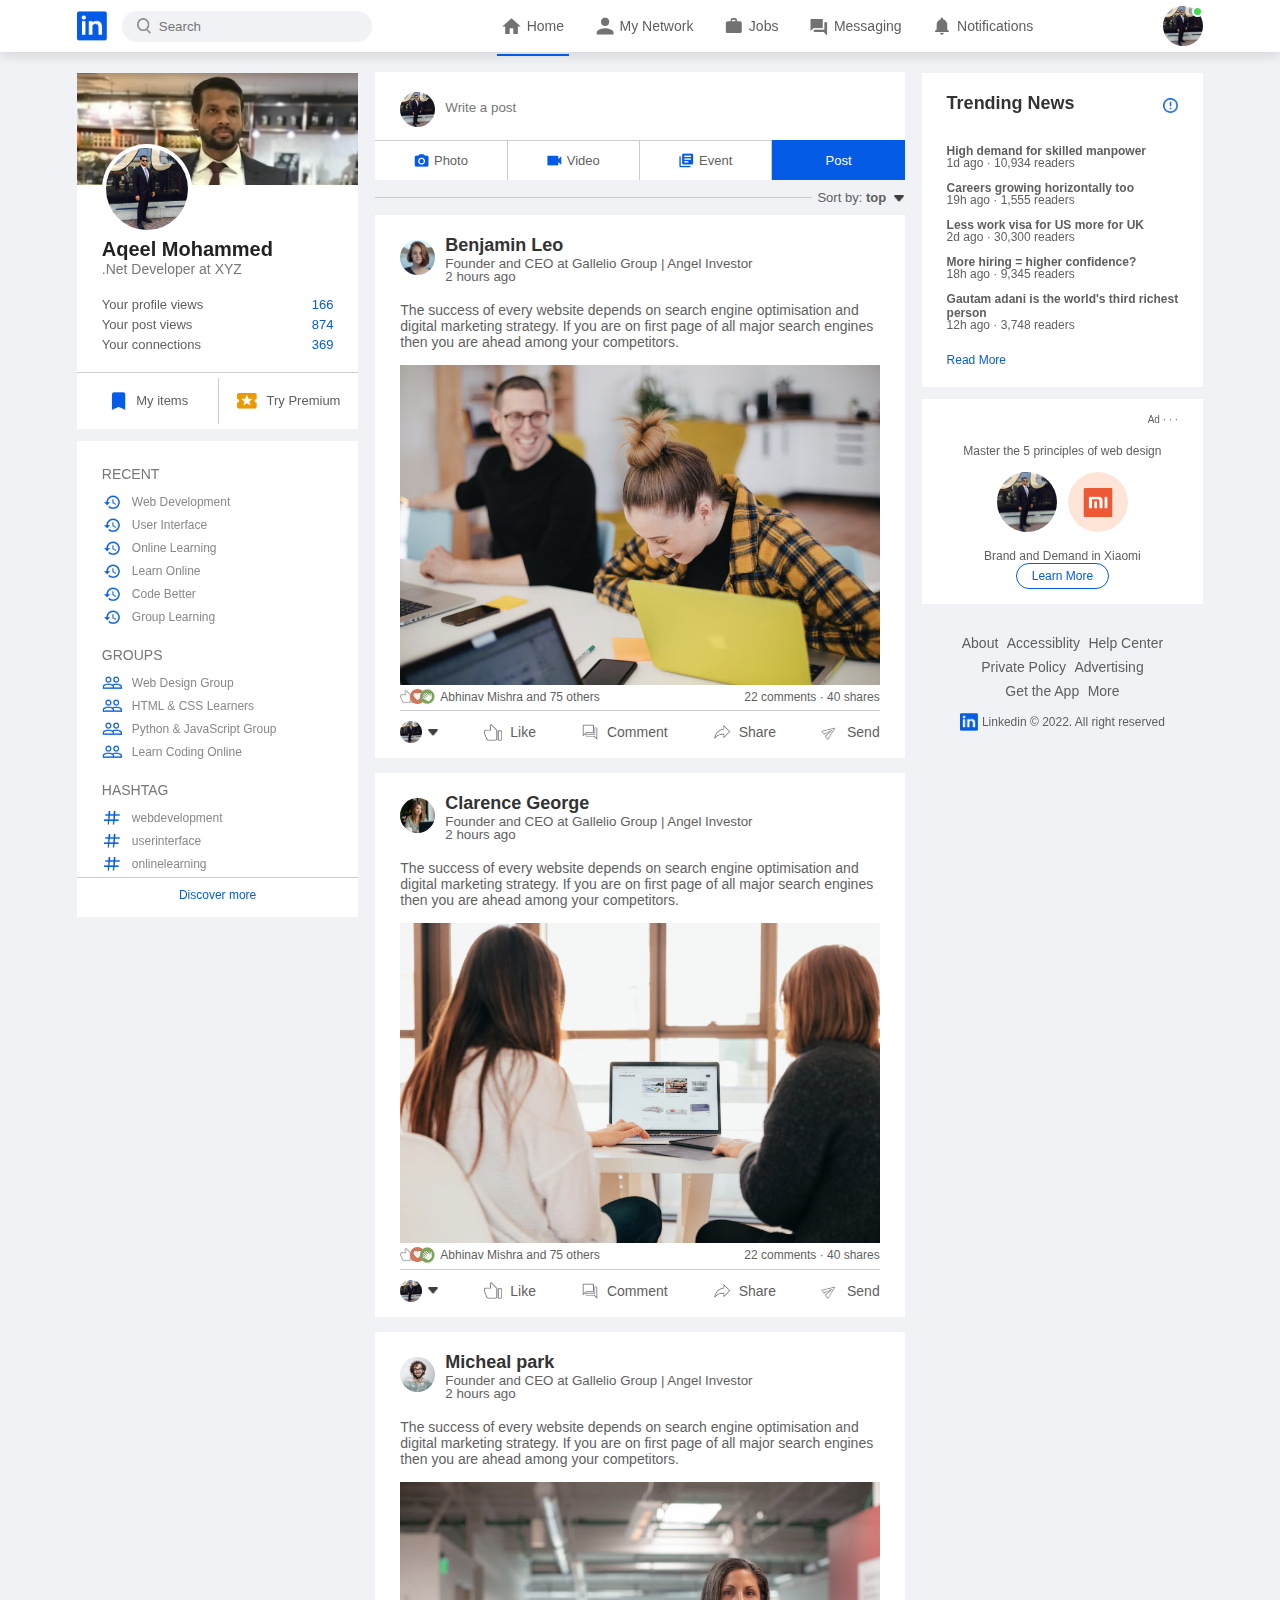
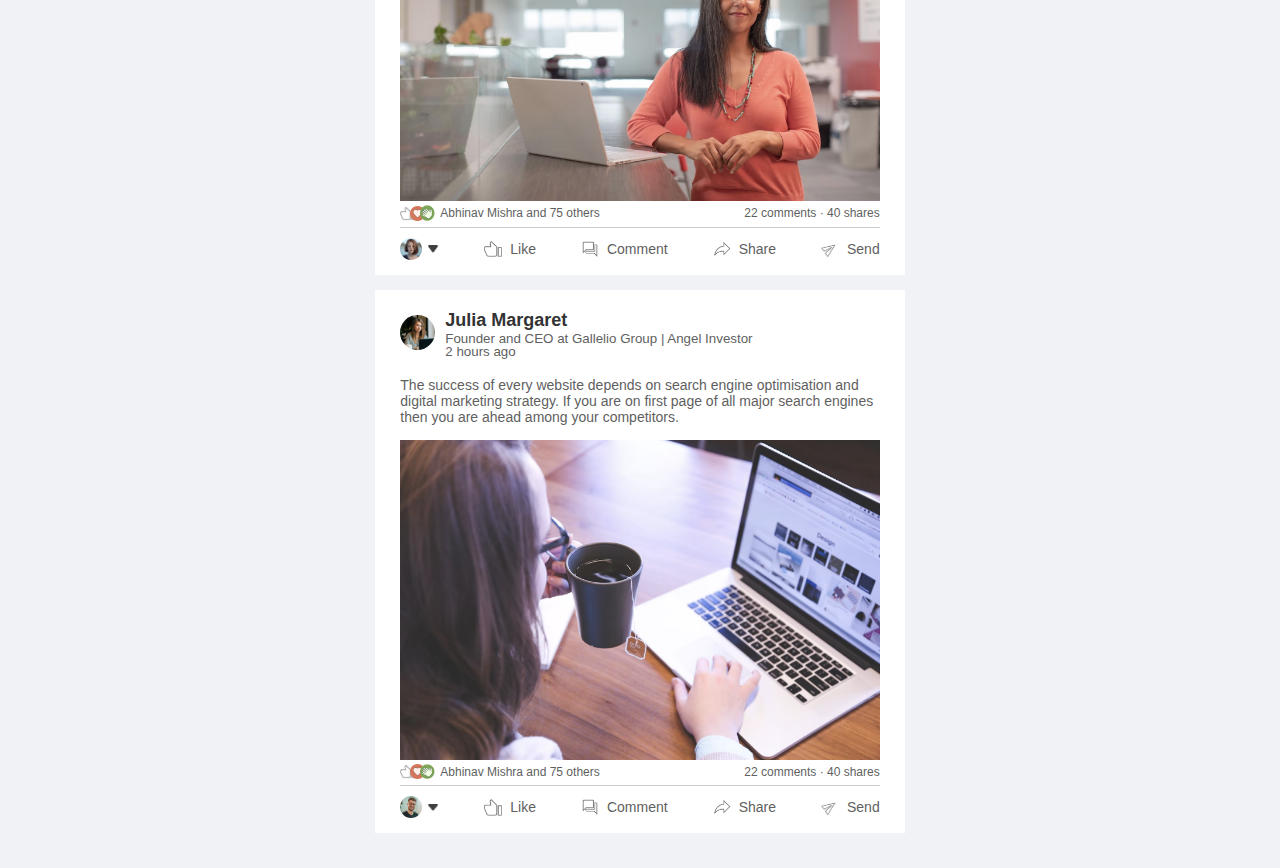
<file: index.html>
<!DOCTYPE html>
<html lang="en">

<head>
    <meta charset="UTF-8">
    <meta name="viewport" content="width=device-width, initial-scale=1.0">
    <title>Aqeel's Social Website</title>
    <link rel="stylesheet" href="style.css">
</head>

<body>
    <nav class="navbar">
        <div class="navbar-left">
            <a href="index.html" class="logo"><img src="images/logo.png"></a>
            <div class="search-box">
                <img src="images/search.png">
                <input type="text" placeholder="Search">
            </div>
        </div>
        <div class="navbar-center">
            <ul>
                <li><a href="index.html" class="active-link"><img src="images/home.png"><span>Home</span></a></li>
                <li><a href="#"><img src="images/network.png"><span>My Network</span></a></li>
                <li><a href="#"><img src="images/jobs.png"><span>Jobs</span></a></li>
                <li><a href="#"><img src="images/message.png"><span>Messaging</span></a></li>
                <li><a href="#"><img src="images/notification.png"><span>Notifications</span></a></li>

            </ul>
        </div>
        <div class="navbar-right">
            <div class="online">
                <img src="images/pic5.jpeg" class="nav-profile-img" onclick="toggleMenu()">
            </div>
        </div>
<!-------------------profile-drop-down-menu--------------------------- -->
<div class="profile-menu-wrap" id="profileMenu">
    <div class="profile-menu">
        <div class="user-info">
            <img src="images/pic5.jpeg">
            <div>
                <h3>Aqeel Mohammed</h3>
                <a href="profile.html">See your profile</a>
            </div>
        </div>
        <hr>
        <a href="#" class="profile-menu-link">
            <img src="images/feedback.png">
            <p>Give Feedback</p>
            <span>></span>
        </a>
        <a href="#" class="profile-menu-link">
            <img src="images/setting.png">
            <p>Setting & Privacy</p>
            <span>></span>
        </a>
        <a href="#" class="profile-menu-link">
            <img src="images/help.png">
            <p>Help & Support</p>
            <span>></span>
        </a>
        <a href="#" class="profile-menu-link">
            <img src="images/display.png">
            <p>Display & Accessiblity</p>
            <span>></span>
        </a>
        <a href="#" class="profile-menu-link">
            <img src="images/logout.png">
            <p>Logout</p>
            <span>></span>
        </a>
    </div>
</div>

    </nav>
    <!---------------------Navbar Closed--------------------------------->
    <div class="container">
        <!---------------------Left-Side bar--------------------------------->
        <div class="left-sidebar">
            <div class="sidebar-profile-box">
                <img src="images/pic6.JPG" width="100%">
                <div class="sidebar-profile-info">
                    <img src="images/pic5.jpeg">
                    <h1>Aqeel Mohammed</h1>
                    <h3>.Net Developer at XYZ</h3>
                    <ul>
                        <li>Your profile views <span>166</span></li>
                        <li>Your post views <span>874</span></li>
                        <li>Your connections <span>369</span></li>
                    </ul>
                </div>
                <div class="sidebar-profile-link">
                    <a href="#"><img src="images/items.png">My items</a>
                    <a href="#"><img src="images/premium.png">Try Premium</a>


                </div>
            </div>

            <div class="sidebar-activity" id="sidebarActivity">
                <h3>RECENT</h3>
                <a href="#"><img src="images/recent.png">Web Development</a>
                <a href="#"><img src="images/recent.png">User Interface</a>
                <a href="#"><img src="images/recent.png">Online Learning</a>
                <a href="#"><img src="images/recent.png">Learn Online</a>
                <a href="#"><img src="images/recent.png">Code Better</a>
                <a href="#"><img src="images/recent.png">Group Learning</a>
                <h3>GROUPS</h3>
                <a href="#"><img src="images/group.png">Web Design Group</a>
                <a href="#"><img src="images/group.png">HTML & CSS Learners</a>
                <a href="#"><img src="images/group.png">Python & JavaScript Group</a>
                <a href="#"><img src="images/group.png">Learn Coding Online</a>
                <h3>HASHTAG</h3>
                <a href="#"><img src="images/hashtag.png">webdevelopment</a>
                <a href="#"><img src="images/hashtag.png">userinterface</a>
                <a href="#"><img src="images/hashtag.png">onlinelearning</a>
                <div class="discover-more-link">
                    <a href="#">Discover more</a>
                </div>
            </div>
            <p id="showMoreLink" onclick="toggleActivity()">Show more <b>+</b></p>
        </div>
        <!---------------------Main-content--------------------------------->
        <div class="main-content">

            <div class="create-post">
                <div class="create-post-input">
                    <img src="images/pic5.jpeg">
                    <textarea rows="2" placeholder="Write a post"></textarea>
                </div>
                <div class="create-post-links">
                    <li><img src="images/photo.png">Photo</li>
                    <li><img src="images/video.png">Video</li>
                    <li><img src="images/event.png">Event</li>
                    <li>Post</li>
                </div>
            </div>
            <div class="sort-by">
                <hr>
                <p>Sort by: <span>top <img src="images/down-arrow.png"></span></p>
            </div>

            <div class="post">
                <div class="post-author">
                    <img src="images/user-3.png">
                    <div>
                        <h1>Benjamin Leo</h1>
                        <small>Founder and CEO at Gallelio Group | Angel Investor</small>
                        <small>2 hours ago</small>
                    </div>

                </div>
                <p>The success of every website depends on search engine optimisation and digital marketing strategy. If
                    you are on first page of all major search engines then you are ahead among your competitors.</p>
                <img src="images/post-image-1.png" width="100%">

                <div class="post-stats">
                    <div>
                        <img src="images/thumbsup.png">
                        <img src="images/love.png">
                        <img src="images/clap.png">
                        <span class="liked-users">Abhinav Mishra and 75 others</span>
                    </div>
                    <div>
                        <span>22 comments &middot 40 shares</span>
                    </div>
                </div>

                <div class="post-activity">
                    <div>
                        <img src="images/pic5.jpeg" class="post-activity-user-icon">
                        <img src="images/down-arrow.png" class="post-activity-arrow-icon">
                    </div>
                    <div class="post-activity-link">
                        <img src="images/like.png">
                        <span>Like</span>
                    </div>
                    <div class="post-activity-link">
                        <img src="images/comment.png">
                        <span>Comment</span>
                    </div>
                    <div class="post-activity-link">
                        <img src="images/share.png">
                        <span>Share</span>
                    </div>
                    <div class="post-activity-link">
                        <img src="images/send.png">
                        <span>Send</span>
                    </div>

                </div>
            </div>
            <div class="post">
                <div class="post-author">
                    <img src="images/user-4.png">
                    <div>
                        <h1>Clarence George</h1>
                        <small>Founder and CEO at Gallelio Group | Angel Investor</small>
                        <small>2 hours ago</small>
                    </div>

                </div>
                <p>The success of every website depends on search engine optimisation and digital marketing strategy. If
                    you are on first page of all major search engines then you are ahead among your competitors.</p>
                <img src="images/post-image-2.png" width="100%">

                <div class="post-stats">
                    <div>
                        <img src="images/thumbsup.png">
                        <img src="images/love.png">
                        <img src="images/clap.png">
                        <span class="liked-users">Abhinav Mishra and 75 others</span>
                    </div>
                    <div>
                        <span>22 comments &middot 40 shares</span>
                    </div>
                </div>

                <div class="post-activity">
                    <div>
                        <img src="images/pic5.jpeg" class="post-activity-user-icon">
                        <img src="images/down-arrow.png" class="post-activity-arrow-icon">
                    </div>
                    <div class="post-activity-link">
                        <img src="images/like.png">
                        <span>Like</span>
                    </div>
                    <div class="post-activity-link">
                        <img src="images/comment.png">
                        <span>Comment</span>
                    </div>
                    <div class="post-activity-link">
                        <img src="images/share.png">
                        <span>Share</span>
                    </div>
                    <div class="post-activity-link">
                        <img src="images/send.png">
                        <span>Send</span>
                    </div>

                </div>
            </div>
            <div class="post">
                <div class="post-author">
                    <img src="images/user-2.png">
                    <div>
                        <h1>Micheal park</h1>
                        <small>Founder and CEO at Gallelio Group | Angel Investor</small>
                        <small>2 hours ago</small>
                    </div>

                </div>
                <p>The success of every website depends on search engine optimisation and digital marketing strategy. If
                    you are on first page of all major search engines then you are ahead among your competitors.</p>
                <img src="images/post-image-3.png" width="100%">

                <div class="post-stats">
                    <div>
                        <img src="images/thumbsup.png">
                        <img src="images/love.png">
                        <img src="images/clap.png">
                        <span class="liked-users">Abhinav Mishra and 75 others</span>
                    </div>
                    <div>
                        <span>22 comments &middot 40 shares</span>
                    </div>
                </div>

                <div class="post-activity">
                    <div>
                        <img src="images/user-3.png" class="post-activity-user-icon">
                        <img src="images/down-arrow.png" class="post-activity-arrow-icon">
                    </div>
                    <div class="post-activity-link">
                        <img src="images/like.png">
                        <span>Like</span>
                    </div>
                    <div class="post-activity-link">
                        <img src="images/comment.png">
                        <span>Comment</span>
                    </div>
                    <div class="post-activity-link">
                        <img src="images/share.png">
                        <span>Share</span>
                    </div>
                    <div class="post-activity-link">
                        <img src="images/send.png">
                        <span>Send</span>
                    </div>

                </div>
            </div>
            <div class="post">
                <div class="post-author">
                    <img src="images/user-4.png">
                    <div>
                        <h1>Julia Margaret</h1>
                        <small>Founder and CEO at Gallelio Group | Angel Investor</small>
                        <small>2 hours ago</small>
                    </div>

                </div>
                <p>The success of every website depends on search engine optimisation and digital marketing strategy. If
                    you are on first page of all major search engines then you are ahead among your competitors.</p>
                <img src="images/post-image-4.png" width="100%">

                <div class="post-stats">
                    <div>
                        <img src="images/thumbsup.png">
                        <img src="images/love.png">
                        <img src="images/clap.png">
                        <span class="liked-users">Abhinav Mishra and 75 others</span>
                    </div>
                    <div>
                        <span>22 comments &middot 40 shares</span>
                    </div>
                </div>

                <div class="post-activity">
                    <div>
                        <img src="images/user-1.png" class="post-activity-user-icon">
                        <img src="images/down-arrow.png" class="post-activity-arrow-icon">
                    </div>
                    <div class="post-activity-link">
                        <img src="images/like.png">
                        <span>Like</span>
                    </div>
                    <div class="post-activity-link">
                        <img src="images/comment.png">
                        <span>Comment</span>
                    </div>
                    <div class="post-activity-link">
                        <img src="images/share.png">
                        <span>Share</span>
                    </div>
                    <div class="post-activity-link">
                        <img src="images/send.png">
                        <span>Send</span>
                    </div>

                </div>
            </div>
        </div>
        <!---------------------Right-Side bar--------------------------------->
        <div class="right-sidebar">
            <div class="sidebar-news">
                <img src="images/more.png" class="info-icon">
                <h3>Trending News</h3>
                <a href="#">High demand for skilled manpower</a>
                <span>1d ago &middot; 10,934 readers</span>

                <a href="#">Careers growing horizontally too</a>
                <span>19h ago &middot; 1,555 readers</span>

                <a href="#">Less work visa for US more for UK</a>
                <span>2d ago &middot; 30,300 readers</span>

                <a href="#">More hiring = higher confidence?</a>
                <span>18h ago &middot; 9,345 readers</span>

                <a href="#">Gautam adani is the world's third richest person</a>
                <span>12h ago &middot; 3,748 readers</span>

                <a href="#" class="read-more-link">Read More</a>
            </div>
            <div class="sidebar-ad">
                <small>Ad &middot; &middot; &middot;</small>
                <p>Master the 5 principles of web design</p>

                <div>
                    <img src="images/pic5.jpeg">
                    <img src="images/mi-logo.png">
                </div>
                <b>Brand and Demand in Xiaomi</b>
                <a href="#" class="ad-link">Learn More</a>
            </div>

            <div class="sidebar-useful-links">
                <a href="#">About</a>
                <a href="#">Accessiblity</a>
                <a href="#">Help Center</a>
                <a href="#">Private Policy</a>
                <a href="#">Advertising</a>
                <a href="#">Get the App</a>
                <a href="#">More</a>

                <div class="copyright-msg">
                    <img src="images/logo.png">
                    <p>Linkedin &#169; 2022. All right reserved </p>
                </div>
            </div>

        </div>

        <script>
            let profileMenu=document.getElementById("profileMenu");

            function toggleMenu(){
                profileMenu.classList.toggle("open-menu");
            }
        </script>
        <script>
            let sideActivity = document.getElementById("sidebarActivity");
            let moreLink = document.getElementById("showMoreLink");

            function toggleActivity(){
                sideActivity.classList.toggle("open-activity");

                if(sideActivity.classList.contains("open-activity")){
                    moreLink.innerHTML="Show less <b>-</b>";
                }
                else{
                    moreLink.innerHTML="Show more <b>+</b>"
                }
                }
            
        </script>

</body>

</html>
</file>
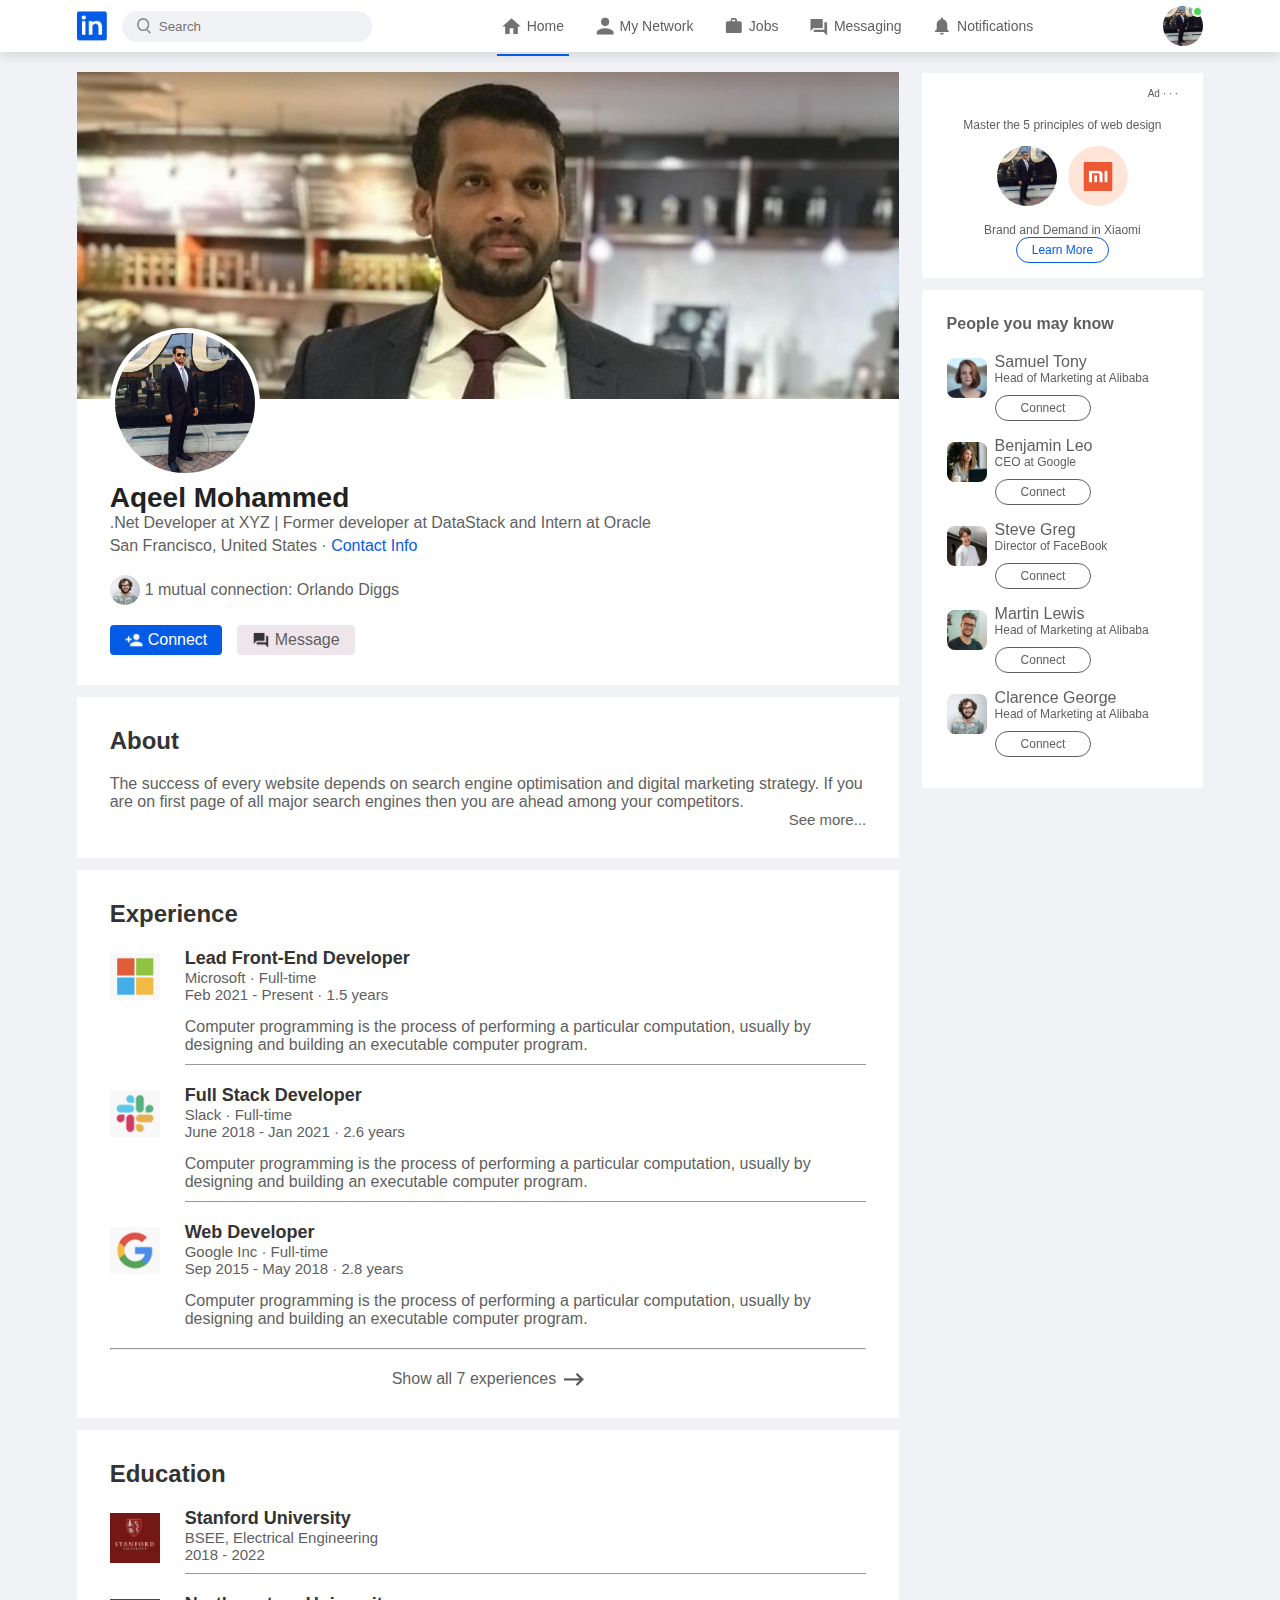
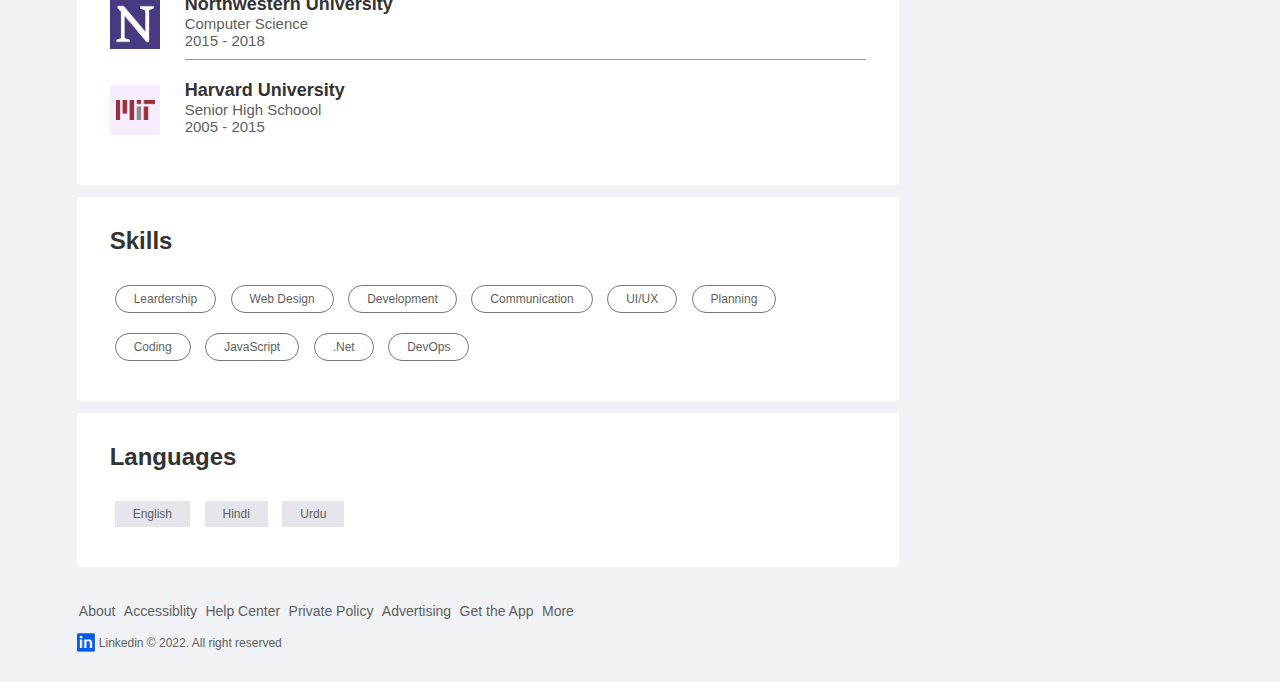
<file: profile.html>
<!DOCTYPE html>
<html lang="en">

<head>
    <meta charset="UTF-8">
    <meta name="viewport" content="width=device-width, initial-scale=1.0">
    <title>Aqeel's Social Website</title>
    <link rel="stylesheet" href="style.css">
</head>

<body>
    <nav class="navbar">
        <div class="navbar-left">
            <a href="index.html" class="logo"><img src="images/logo.png"></a>
            <div class="search-box">
                <img src="images/search.png">
                <input type="text" placeholder="Search">
            </div>
        </div>
        <div class="navbar-center">
            <ul>
                <li><a href="index.html" class="active-link"><img src="images/home.png"><span>Home</span></a></li>
                <li><a href="#"><img src="images/network.png"><span>My Network</span></a></li>
                <li><a href="#"><img src="images/jobs.png"><span>Jobs</span></a></li>
                <li><a href="#"><img src="images/message.png"><span>Messaging</span></a></li>
                <li><a href="#"><img src="images/notification.png"><span>Notifications</span></a></li>

            </ul>
        </div>
        <div class="navbar-right">
            <div class="online">
                <img src="images/pic5.jpeg" class="nav-profile-img" onclick="toggleMenu()">
            </div>
        </div>
        <!-------------------profile-drop-down-menu--------------------------- -->
        <div class="profile-menu-wrap" id="profileMenu">
            <div class="profile-menu">
                <div class="user-info">
                    <img src="images/pic5.jpeg">
                    <div>
                        <h3>Aqeel Mohammed</h3>
                        <a href="profile.html">See your profile</a>
                    </div>
                </div>
                <hr>
                <a href="#" class="profile-menu-link">
                    <img src="images/feedback.png">
                    <p>Give Feedback</p>
                    <span>></span>
                </a>
                <a href="#" class="profile-menu-link">
                    <img src="images/setting.png">
                    <p>Setting & Privacy</p>
                    <span>></span>
                </a>
                <a href="#" class="profile-menu-link">
                    <img src="images/help.png">
                    <p>Help & Support</p>
                    <span>></span>
                </a>
                <a href="#" class="profile-menu-link">
                    <img src="images/display.png">
                    <p>Display & Accessiblity</p>
                    <span>></span>
                </a>
                <a href="#" class="profile-menu-link">
                    <img src="images/logout.png">
                    <p>Logout</p>
                    <span>></span>
                </a>
            </div>
        </div>

    </nav>
    <!---------------------Navbar Closed--------------------------------->
    <div class="container">
        <!-- ---------------------profile-main----------------- -->
        <div class="profile-main">
            <div class="profile-container">
                <img src="images/pic6.JPG" width="100%">
                <div class="profile-container-inner">
                    <img src="images/pic5.jpeg" class="profile-pic">
                    <h1>Aqeel Mohammed</h1>
                    <b>.Net Developer at XYZ | Former developer at DataStack and Intern at Oracle</b>
                    <p>San Francisco, United States &middot <a href="#">Contact Info</a></p>
                    <div class="mutual-connection">
                        <img src="images/user-2.png">
                        <span>1 mutual connection: Orlando Diggs</span>
                    </div>
                    <div class="profile-btn">
                        <a href="#" class="primary-btn"><img src="images/connect.png">Connect</a>
                        <a href="#"><img src="images/chat.png">Message</a>
                    </div>
                </div>
            </div>
            <div class="profile-description">
                <h2>About</h2>
                <p>The success of every website depends on search engine optimisation and digital marketing strategy. If
                    you are on first page of all major search engines then you are ahead among your competitors.</p>
                </p>
                <a href="#" class="see-more-link">See more...</a>
            </div>

            <div class="profile-description">
                <h2>Experience</h2>
                <div class="profile-desc-row">
                    <img src="images/microsoft.png">
                    <div>
                        <h3>Lead Front-End Developer</h3>
                        <b>Microsoft &middot; Full-time</b>
                        <b>Feb 2021 - Present &middot; 1.5 years</b>
                        <p>Computer programming is the process of performing a particular computation,
                            usually by designing and building an executable computer program.
                        </p>
                        <hr>
                    </div>
                </div>

                <div class="profile-desc-row">
                    <img src="images/slack.png">
                    <div>
                        <h3>Full Stack Developer</h3>
                        <b>Slack &middot; Full-time</b>
                        <b>June 2018 - Jan 2021 &middot; 2.6 years</b>
                        <p>Computer programming is the process of performing a particular computation,
                            usually by designing and building an executable computer program.
                        </p>
                        <hr>
                    </div>
                </div>

                <div class="profile-desc-row">
                    <img src="images/google.png">
                    <div>
                        <h3>Web Developer</h3>
                        <b>Google Inc &middot; Full-time</b>
                        <b>Sep 2015 - May 2018 &middot; 2.8 years</b>
                        <p>Computer programming is the process of performing a particular computation,
                            usually by designing and building an executable computer program.
                        </p>

                    </div>
                </div>

                <hr>
                <a href="#" class="experience-link"> Show all 7 experiences <img src="images/right-arrow.png"></a>

            </div>
            <div class="profile-description">
                <h2>Education</h2>
                <div class="profile-desc-row">
                    <img src="images/stanford.png">
                    <div>
                        <h3>Stanford University</h3>
                        <b>BSEE, Electrical Engineering</b>
                        <b>2018 - 2022</b>
                        <hr>
                    </div>
                </div>
                <div class="profile-desc-row">
                    <img src="images/north.png">
                    <div>
                        <h3>Northwestern University</h3>
                        <b>Computer Science</b>
                        <b>2015 - 2018</b>
                        <hr>
                    </div>
                </div>
                <div class="profile-desc-row">
                    <img src="images/mit.png">
                    <div>
                        <h3>Harvard University</h3>
                        <b>Senior High Schoool</b>
                        <b>2005 - 2015</b>
                    </div>
                </div>

            </div>
            <div class="profile-description">
                <h2>Skills</h2>
                <a href="#" class="skills-btn">Leardership</a>
                <a href="#" class="skills-btn">Web Design</a>
                <a href="#" class="skills-btn">Development</a>
                <a href="#" class="skills-btn">Communication</a>
                <a href="#" class="skills-btn">UI/UX</a>
                <a href="#" class="skills-btn">Planning</a>
                <a href="#" class="skills-btn">Coding</a>
                <a href="#" class="skills-btn">JavaScript</a>
                <a href="#" class="skills-btn">.Net</a>
                <a href="#" class="skills-btn">DevOps</a>
            </div>
            <div class="profile-description">
                <h2>Languages</h2>
                <a href="#" class="language-btn">English</a>
                <a href="#" class="language-btn">Hindi</a>
                <a href="#" class="language-btn">Urdu</a>
            </div>
        </div>



        <!-- ------------------------------profile-sidebar---------------------- -->
        <div class="profile-sidebar">
            <div class="sidebar-ad">
                <small>Ad &middot; &middot; &middot;</small>
                <p>Master the 5 principles of web design</p>

                <div>
                    <img src="images/pic5.jpeg">
                    <img src="images/mi-logo.png">
                </div>
                <b>Brand and Demand in Xiaomi</b>
                <a href="#" class="ad-link">Learn More</a>
            </div>

            <div class="sidebar-people">
                <h3>People you may know</h3>
                <div class="sidebar-people-row">
                    <img src="images/user-3.png">
                    <div>
                        <h2>Samuel Tony</h2>
                        <p>Head of Marketing at Alibaba</p>
                        <a href="#">Connect</a>
                    </div>
                </div>
                <div class="sidebar-people-row">
                    <img src="images/user-4.png">
                    <div>
                        <h2>Benjamin Leo</h2>
                        <p>CEO at Google</p>
                        <a href="#">Connect</a>
                    </div>
                </div>
                <div class="sidebar-people-row">
                    <img src="images/user-5.png">
                    <div>
                        <h2>Steve Greg</h2>
                        <p>Director of FaceBook</p>
                        <a href="#">Connect</a>
                    </div>
                </div>
                <div class="sidebar-people-row">
                    <img src="images/user-1.png">
                    <div>
                        <h2>Martin Lewis</h2>
                        <p>Head of Marketing at Alibaba</p>
                        <a href="#">Connect</a>
                    </div>
                </div>
                <div class="sidebar-people-row">
                    <img src="images/user-2.png">
                    <div>
                        <h2>Clarence George</h2>
                        <p>Head of Marketing at Alibaba</p>
                        <a href="#">Connect</a>
                    </div>
                </div>
            </div>
        </div>
    </div>

    <div class="profile-footer">
        <div class="sidebar-useful-links">
            <a href="#">About</a>
            <a href="#">Accessiblity</a>
            <a href="#">Help Center</a>
            <a href="#">Private Policy</a>
            <a href="#">Advertising</a>
            <a href="#">Get the App</a>
            <a href="#">More</a>

            <div class="copyright-msg">
                <img src="images/logo.png">
                <p>Linkedin &#169; 2022. All right reserved </p>
            </div>
        </div>
    </div>
    <script>
        let profileMenu = document.getElementById("profileMenu");

        function toggleMenu() {
            profileMenu.classList.toggle("open-menu");
        }
    </script>

</body>

</html>
</file>
<file: style.css>
*{
    margin: 0;
    padding: 0;
    font-family: 'Poppins', sans-serif;
    box-sizing: border-box;
}
body{
    background: #f0f2f5;
    color: #5f5f5f;
}
a{
    text-decoration: none;
    color: #5f5f5f;
}
.navbar{
    display: flex;
    align-items: center;
    justify-content: space-between;
    background: #fff;
    padding: 6px 6%;
    position: sticky;
    top: 0;
    z-index: 100;
    box-shadow: 0 5px 10px rgba(0, 0, 0, 0.1);
}
.logo img{
    width: 30px;
    margin-right: 15px;
    display: block;
}
.navbar-center ul li{
    display: inline-block;
    list-style: none;
}
.navbar-center ul li a{
    display: flex;
    align-items: center;
    font-size: 14px;
    margin: 5px 8px;
    padding-right: 5px;
    position: relative;
}

.navbar-center ul li a img{
    width: 30px;
}
.navbar-center ul li a::after{
    content: '';
    width: 0;
    height: 2px;
    background: #045be6;
    position: absolute;
    bottom: -15px;
    transition: width 0.3s;
}
.navbar-center ul li a:hover::after,
.navbar-center ul li a.active-link::after
{
    width: 100%;
}
.nav-profile-img{
    width: 40px;
    border-radius: 50px;
    display: block;
     cursor: pointer;
     position: relative;
}
.online{
    position: relative;
}
.online::after{
    content: '';
    width: 7px;
    height:7px;
    border: 2px solid #fff;
    border-radius: 50%;
    right: 0px;
    top: 0px;
    background: #41db51;
    position: absolute;
}
.search-box{
    background: #f0f2f5;
    width: 250px;
    border-radius: 20px;
    display: flex;
    align-items: center;
    padding: 0 15px;

}
.navbar-left{
    display: flex;
    align-items: center;
}
.search-box img{
    width: 14px;
}
.search-box input{
    width: 100%;
    background: transparent;
    padding: 8px;
    outline: none;
    border: 0;
}
/*---------------------Navbar ends----------------------------------*/


.container{
    padding: 20px 6%;
    display: flex;
    flex-wrap: wrap;
    justify-content: space-between;
}

/*------------------------Left-Side bar--------------------*/
.left-sidebar{
    flex-basis: 25%;
    align-self: flex-start;
    position: sticky;
    top: 73px;
}
.sidebar-profile-box{
    background: #fff;
}
.sidebar-profile-info{
    padding: 0 25px;
}
.sidebar-profile-info img{
    width: 90px;
    border-radius: 50%;
    background: #fff;
    padding: 4px;
    margin-top: -45px;
} 
.sidebar-profile-info h1{
    font-size: 20px;
    font-weight: 600;
    color: #222;
}
.sidebar-profile-info h3{
    font-size: 14px;
    font-weight: 500;
    color: #777;
}
.sidebar-profile-info ul{
    list-style: none;
    margin: 20px 0;
}
.sidebar-profile-info ul li{
    width: 100%;
    margin: 5px 0;
    font-size: 13px;
}
.sidebar-profile-info ul li span{
    float: right;
    color: #045be6;
}
.sidebar-profile-link{
    display: flex;
    align-items: center;
    border-top: 1px solid #ccc;
}
.sidebar-profile-link a{
    flex-basis: 50%;
    display: flex;
    align-items: center;
    justify-content: center;
    padding: 15px 0;
    font-size: 13px;
    border-left: 1px solid #ccc;
}
.sidebar-profile-link a:first-child{
    border-left: 0;
}
.sidebar-profile-link a img{
    width: 20px;
    margin-right: 10px;
}
.sidebar-activity{
    background: #fff;
    padding: 5px 25px;
    margin: 12px 0;
}
.sidebar-activity h3{
    color: #777;
    font-size: 14px;
    font-weight: 500;
    margin: 20px 0 10px;
}
.sidebar-activity a{
    display: flex;
    align-items: center;
    font-size: 12px;
    font-weight: 500;
    color: #888;
    margin: 3px 0;
}
.sidebar-activity a img{
    width: 20px;
    margin-right: 10px;
}
.discover-more-link{
     border-top: 1px solid #ccc;
     text-align: center;
     text-align: 20px;
     margin-left: -25px;
     margin-right: -25px;
}
.discover-more-link a {
    color: #045be6;
    display: inline-block;
    margin: 10px 0;
}


/*------------------------Right-Side bar--------------------*/
.right-sidebar{
    flex-basis: 25%;
    align-self: flex-start;
    position: sticky;
    top: 73px;
}
.sidebar-news{
    background: #fff;
    padding: 10px 25px;
}
.info-icon{
    width: 15px;
    float: right;
    margin-top: 15px;
}
.sidebar-news h3{
    font-size: 18px;
    font-weight: 600;
    color: #333;
    margin: 10px 0 30px;
}
.sidebar-news a{
    display: block;
    font-size: 12px;
    font-weight: 600;
    margin-top: 10px;
    margin-bottom: -5px;
}
.sidebar-news span{
    font-size: 12px;
}
.sidebar-news .read-more-link{
    color: #045be6;
    font-weight: 500;
    margin: 20px 0 10px;
}
.sidebar-ad{
    background: #fff;
    padding: 15px 25px;
    text-align: center;
    margin: 12px 0;
    font-size: 12px;
}
.sidebar-ad img{
    width: 60px;
    border-radius: 50%;
    margin: 4px;
}
.sidebar-ad small{
    float: right ;
    font-weight: 500;
}
.sidebar-ad p{
    margin-top: 30px;
    margin-bottom: 10px;
}
.sidebar-ad b{
    display: block;
    font-weight: 500;
    margin-top: 10px;
}
.ad-link{
    display: inline-block;
    border: 1px solid #045be6;
    border-radius: 30px;
    padding: 5px 15px;
    color: #045be6 ;
    font-weight: 500;
    margin: x0px auto 10px;
}
.sidebar-useful-links{
    padding: 15px 25px;
    text-align: center;
}
.sidebar-useful-links a{
    display: inline-block;
    font-size: 14px;
    margin: 4px 2px;
}
.copyright-msg{
    display: flex;
    align-items: center;
    justify-content: center;
    font-size: 12px;
    margin-top: 10px;
    font-weight: 500;
}
.copyright-msg img{
    width: 18px;
    margin-right: 4px;
}
/*------------------------Main-content--------------------*/
.main-content{
    flex-basis: 47%;
}
.create-post{
    background: #fff;
}
.create-post-input{
    padding: 20px 25px 10px;
    display: flex;
    align-items: flex-start;
}
.create-post-input img{
    width: 35px;
    border-radius: 50%;
    margin-right: 10px;
}
.create-post-input textarea{
    width: 100%;
    border: 0;
    outline: 0;
    resize: none;
    background: transparent;
    margin-top: 8px;
}
::placeholder{
    font-weight: 500;
} 
.create-post-links{
    display: flex;
    align-items: flex-start;
}
.create-post-links li{
    list-style: none;
    border-top: 1px solid #ccc;
    border-right: 1px solid #ccc;
    flex-basis: 25%;
    height: 40px;
    font-size: 13px;
    display: flex;
    align-items: center;
    justify-content: center;
    cursor: pointer;
}
.create-post-links li img{
    width: 15px;
    margin-right: 5px;
}
.create-post-links li:last-child{
    background: #045be6;
    color: #fff;
    border-top: 0;
    border-right: 0;
}
.sort-by{
    display: flex;
    align-items: center;
    margin: 10px 0;
}
.sort-by hr{
    flex: 1;
    border: 0;
    height: 1px;
    background: #ccc;
}
.sort-by p{
    font-size: 13px;
    padding-left: 5px;
}
.sort-by p span{
    font-weight: 600;
    cursor: pointer;
}
.sort-by p span img{
    width: 12px;
    margin-left: 3px;
}
.post{
    background: #fff;
    padding: 20px 25px 5px;
    margin: 5px 0 15px;
}
.post-author{
    display: flex;
    align-items: flex-start;
    margin-bottom: 20px;
}
.post-author img{
    width: 35px;
    border-radius: 50%;
    margin-right: 10px;
    margin-top: 5px;
}
.post-author h1{
    font-size: 18px;
    font-weight: 600;
    color: #333;
}
.post-author small{
    display: block;
    margin-bottom: -2px;
}
.post p{
    font-size: 14px;
    margin-bottom: 15px;
}
.post-stats{
    display: flex;
    flex-wrap: wrap;
    align-items: center;
    justify-content: space-between;
    font-size: 12px;
    border-bottom: 1px solid #ccc;
    padding-bottom: 6px;
}
.post-stats div{
    display: flex;
    align-items: center;
}
.post-stats img{
    width: 15px;
    margin-right: -5px;
}
.liked-users    {
    margin-left: 10px;
}
.post-activity{
    display: flex;
    align-items: center;
    justify-content: space-between;
    padding: 10px 0;
    font-size: 14px;
    font-weight: 500;
}
.post-activity  div{
    display: flex;
    align-items: center;
}
.post-activity-user-icon{
    width: 22px;
    border-radius: 50%;
}
.post-activity-arrow-icon{
    width: 12px;
    margin-left: 5px;
}
.post-activity-link img{
    width: 18px;
    margin-right: 8px;
}
/* -----------------Profile-drop-down-menu--------------------------- */
.profile-menu-wrap{
    position: absolute;
    top: 100%;
    right: 5%;
    width: 320px;
    max-height: 0;
    overflow: hidden;
    transition: max-height 0.5x;
}
.profile-menu-wrap.open-menu{
    max-height: 400px;
}
.profile-menu{
    background: #222;
    color: #fff;
    padding: 20px;
    margin: 10px;
}
.user-info{
    display: flex;
    align-items: center;
}
.user-info img{
    width: 50px;
    border-radius: 50%;
    margin-right: 15px;
}
.user-info h3{
    font-weight: 500;
    margin-bottom: -2px;
}
.user-info a{
    color: #c9dbf8;
    font-size: 13px;
    
}
.profile-menu hr{
    border: 0;
    height: 1px;
    width: 100%;
    background: #fff;
    margin: 15px 0 10px;
}
.profile-menu-link{
    display: flex;
    align-items: center;
    color: #fff;
    margin: 12px 0;
    font-size: 14px;
}
.profile-menu-link p{
    width: 100%;
}
.profile-menu-link img{
    width: 35px;
    border-radius: 50%;
    margin-right: 15px;
}

/* --------------profile-main--------------------------- */
.profile-main{
    flex-basis: 73%;
    
}
.profile-sidebar{
    flex-basis: 25%;
    align-self: flex-start;
    position: sticky;
    top: 73px;
}
.profile-container{
    background: #fff;
}
.profile-container-inner{
    padding: 0 4% 10px;
}
.profile-pic{
    width: 150px;
    border-radius: 50%;
    margin-top: -75px;
    padding: 5px;
    background: #fff;
}
.profile-container h1{
    font-size: 28px;
    font-weight: 600;
    color: #222;
}
.profile-container b{
    font-weight: 500;
}
.profile-container p{
    margin-top: 5px;
}
.profile-container p a{
    color: #045be6;
    font-weight: 500;
}
.mutual-connection{
    display: flex;
    align-items: center;
    margin: 20px 0;
}
.mutual-connection  img{
    width: 30px;
    border-radius: 50%;
    margin-right: 5px;
}
.profile-btn{
    margin: 20px 0;
}
.profile-btn a{
    display: inline-flex;
    align-items: center;
    background: #efe6eb;
    padding: 6px 15px;
    border-radius: 4px;
    margin-right: 10px;
}
.profile-btn a img{
    width: 18px;
    margin-right: 5px;
}
.profile-btn .primary-btn{
    background: #045be6;
    color: #fff;
}
.profile-description{
    background: #fff;
    padding: 20px 4% 30px;
    margin: 12px 0;
}
.profile-description h2{
    color: #333;
    margin: 10px 0 20px;
    font-weight: 600;
}
.see-more-link{
    display: block;
    text-align: right;
    font-size: 15px;
}
.profile-desc-row{
    display: flex;
    align-items: flex-start;
    margin: 20px 0;
}
.profile-desc-row img{
    width: 50px;
    margin-right: 25px;
    margin-top: 5px;
}
.profile-desc-row div{
    width: 100%;
}
.profile-desc-row h3{
    font-size: 18px;
    font-weight: 600;
    color: #333;
}
.profile-desc-row b{
    display: flex;
    font-weight: 500;
    font-size: 15px;
}
.profile-desc-row p{
    margin-top: 15px;
}
.profile-desc-row hr{
    border: 0;
    border-bottom: 1px solid #999;
    margin-top: 10px;
}
.experience-link{
    display: flex;
    align-items: center;
    justify-content: center;
    padding-top: 20px;
    font-weight: 500;
}
.experience-link img{
    width: 20px;
    margin-left: 8px;
}
.skills-btn{
     display: inline-block;
     margin: 10px 5px;
     padding: 6px 18px;
     border: 1px solid #777;
     border-radius: 30px;
     font-size: 12px;
     font-weight: 500;  
}
.language-btn{
    display: inline-block;
    margin: 10px 5px;
    padding: 6px 18px;
    background: #e4e6eb;
    font-size: 12px;
    font-weight: 500;
}

/* --------------profile-side-bar------------ */
.profile-sidebar .sidebar-ad{
    margin: 0;
}
.sidebar-people{
    background: #fff;
    padding: 15px 25px;
    margin: 12px 0;
    font-size: 12px;
}
.sidebar-people h3{
    font-size: 16px;
    font-weight: 600;
    margin: 10px 0 20px;
}
.sidebar-people-row{
    display: flex;
    align-items: flex-start;
    margin: 6px 0;
}
.sidebar-people-row img{
    width: 40px;
    border-radius: 8px;
    margin-right: 8px;
    margin-top: 5px;    
}
.sidebar-people-row h2{
    font-weight: 500;
    font-size: 16px;
}
.sidebar-people-row a{
    display: inline-block;
    margin: 10px 0;
    padding: 5px 25px;
    border: 1px solid #5f5f5f;
    border-radius: 30px;
    font-weight: 500;
}
.profile-footer{
    padding: 0 6% 30px;
}
.profile-footer .sidebar-useful-links{
    text-align: left;
    padding: 0;
}
.profile-footer .copyright-msg{
    justify-content: flex-start;
}
#showMoreLink{
    display: none;
}

/* -------------------Media Query for Small Screens---------- */
@media only screen and (max-width: 800px){
    .search-box{
        background: transparent;
        width: auto;
        padding: 0;
    }
    .search-box input{
        width: 0;
        padding: 0;
    }
    .navbar-center ul li a span{
        display: none;
    }
    .navbar-center ul li a{
        padding-right: 0;
        margin: 5px;
    }
    .nav-profile-img{
        width: 30px;
    }
    .container{
        padding: 15px 3%;
    }
    .left-sidebar, .right-sidebar{
        flex-basis: 100%;
        position: relative;
        top:unset;
    }
    .main-content{
        flex-basis: 100%;
    }
    .post-stats{
        margin: 2px 0;
    }
    .post-activity-link span{
        display: none;
    }
    .post-activity-link img{
        margin-right: 0;
    }
    .profile-main, .profile-sidebar{
        flex-basis: 100%;
    }
    .profile-container{
        font-size: 14px;
    }
    .profile-pic{
        width:100px;
        margin-top: -50px;
    }
    .profile-description{
        font-size: 14px;
    }
    #showMoreLink{
        display: block;
        width:fit-content;
        margin: 10px auto;
        font-size: 14px;
        cursor: pointer;
    }
    .sidebar-activity{
        display: none;
    }

    .sidebar-activity.open-activity{
        display: block;
    }   


}
</file>
